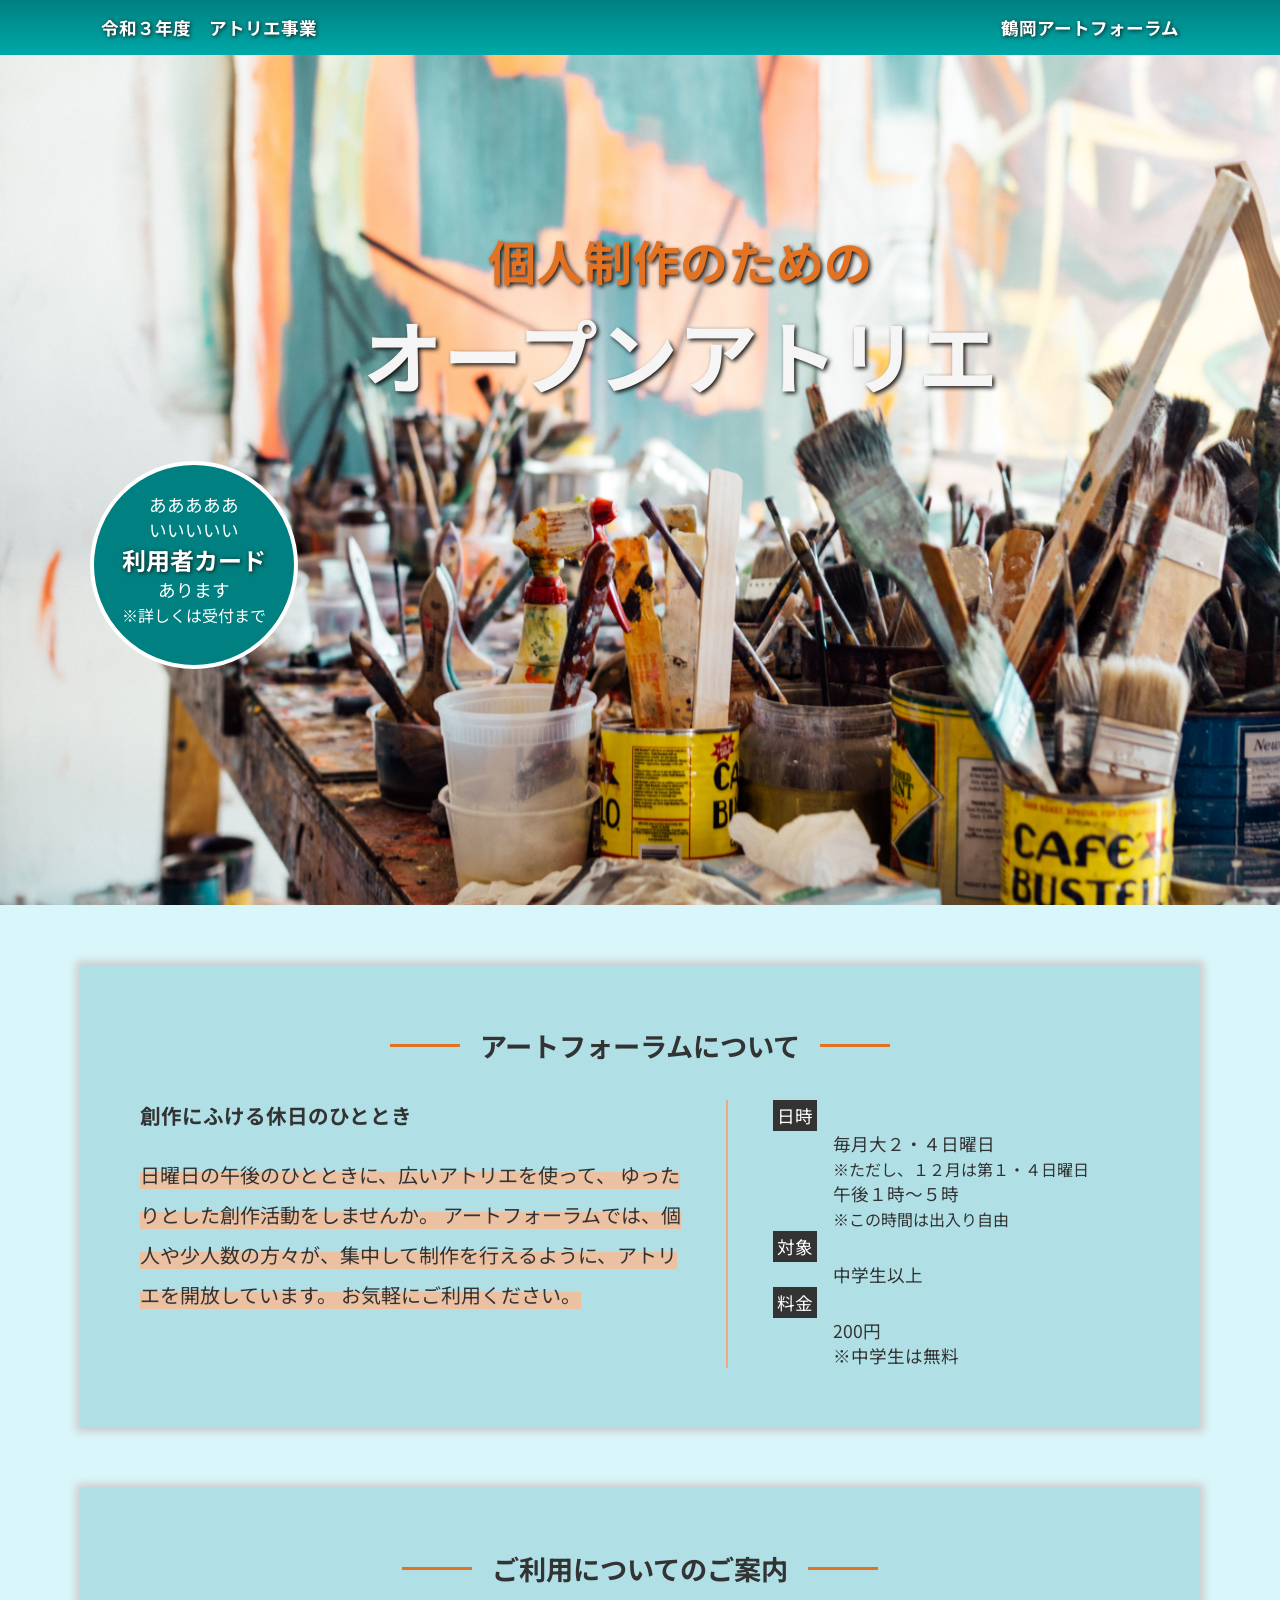
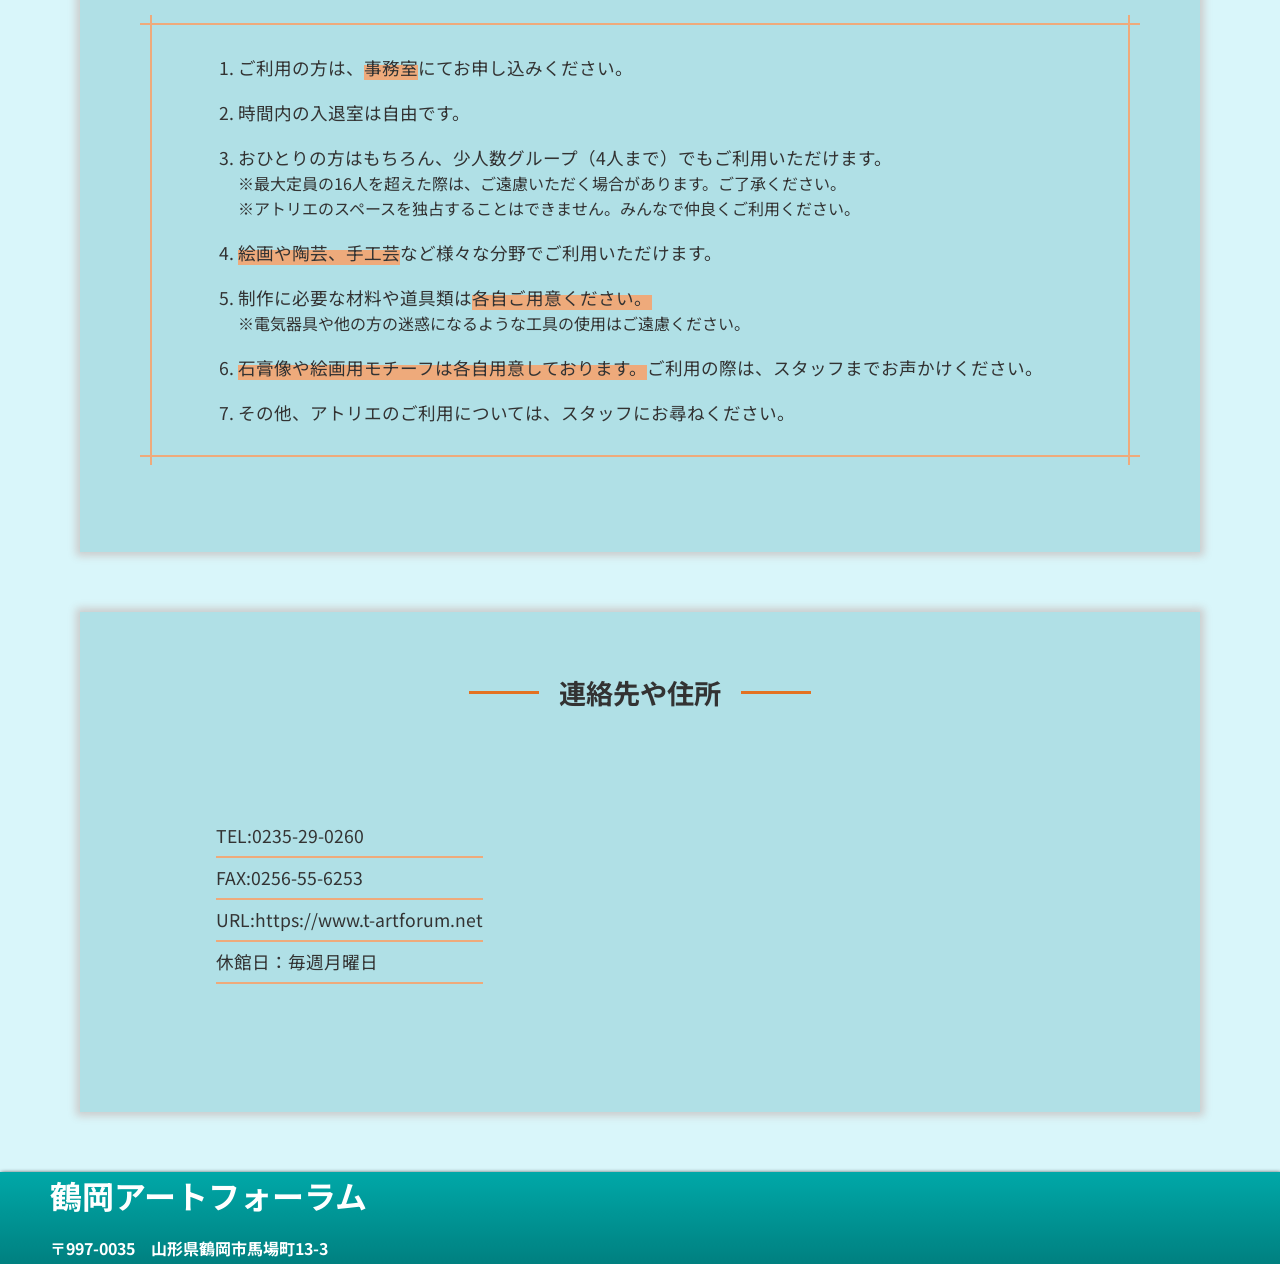
<file: university-classes/index.html>
<!DOCTYPE html>
<html lang="ja">
<head>
    <meta charset="UTF-8">
    <meta http-equiv="X-UA-Compatible" content="IE=edge">
    <meta name="viewport" content="width=device-width, initial-scale=1.0">
    <link rel="stylesheet" href="../university-classes/stylesheet.css">
    <link rel="preconnect" href="https://fonts.googleapis.com">
    <link rel="preconnect" href="https://fonts.gstatic.com" crossorigin>
    <link href="https://fonts.googleapis.com/css2?family=Noto+Sans+JP&display=swap" rel="stylesheet">
    

    <title>最終課題</title>
</head>
<body>
    <div class="container">
        <header>
            <div class="header-inner">
                <p class="top-text">令和３年度　アトリエ事業</p>
                <p class="top-text">鶴岡アートフォーラム</p>
            </div>
        </header>
        <div id="mainvisual">
            <div class="main-text">
                <p class="site-title-small">個人制作のための</p>
                <h1 class="site-title">オープンアトリエ</h1>
            </div>
            <div class="main-btn">
                <a href="#">
                    <p class="title-btn-text">あああああ<br>いいいいい<br><span class="large">利用者カード</span><br>あります<br>
                        <span class="top-small">※詳しくは受付まで</span></p>
                </a>
            </div>
        </div>
        <section class="wrapper" id="about">
            <h2 class="section-ttl">アートフォーラムについて</h2>
            <div class="flex">
                <div class="comment">
                    <h3 class="comment-title">創作にふける休日のひととき</h3>
                    <p class="comment-text"><span class="bd-1">日曜日の午後のひとときに、広いアトリエを使って、
                        ゆったりとした創作活動をしませんか。
                            アートフォーラムでは、個人や少人数の方々が、集中して制作を行えるように、アトリエを開放しています。
                            お気軽にご利用ください。
                    </span>
                    </p>
                </div>
                <dl>
                    <dt>日時</dt>
                    <dd>毎月大２・４日曜日<br>
                        <span class="small">※ただし、１２月は第１・４日曜日</span></dd>
                    <dd>午後１時〜５時<br>
                        <span class="small">※この時間は出入り自由</span></dd>
                    <dt>対象</dt>
                    <dd>中学生以上</dd>
                    <dt>料金</dt>
                    <dd>200円<br>
                        <span>※中学生は無料</span></dd>
                </dl>
            </div>
        </section>
        <section class="ex wrapper">
            <h2 class="section-ttl">ご利用についてのご案内</h2>
            <div class="ex-item">
                <ol class="ex-list">
                    <li>ご利用の方は、<span class="bd">事務室</span>にてお申し込みください。</li>
                    <li>時間内の入退室は自由です。</li>
                    <li>おひとりの方はもちろん、少人数グループ（4人まで）でもご利用いただけます。<br>
                        <span class="small">※最大定員の16人を超えた際は、ご遠慮いただく場合があります。ご了承ください。</span><br>
                        <span class="small">※アトリエのスペースを独占することはできません。みんなで仲良くご利用ください。</span>
                    </li>
                    <li><span class="bd">絵画や陶芸、手工芸</span>など様々な分野でご利用いただけます。</li>
                    <li>制作に必要な材料や道具類は<span class="bd">各自ご用意ください。</span><br>
                        <span class="small">※電気器具や他の方の迷惑になるような工具の使用はご遠慮ください。</span>
                    </li>
                    <li><span class="bd">石膏像や絵画用モチーフは各自用意しております。</span>ご利用の際は、スタッフまでお声かけください。</li>
                    <li>その他、アトリエのご利用については、スタッフにお尋ねください。</li>
                </ol>
            </div>
        </section>
        <section class="wrapper" id="information">
            <h2 class="section-ttl">連絡先や住所</h2>
            <div class="info-item">
                <div class="info-text">
                    <p>TEL:0235-29-0260</p>
                    <p>FAX:0256-55-6253</p>
                    <p>URL:https://www.t-artforum.net</p>
                    <p>休館日：毎週月曜日</p>
                </div>
                <div class="iframe-wrap">
                    <iframe src="https://www.google.com/maps/embed?pb=!1m18!1m12!1m3!1d1635.0620093167154!2d139.8241771379998!3d38.72618745379355!2m3!1f0!2f0!3f0!3m2!1i1024!2i768!4f13.1!3m3!1m2!1s0x5f8c1a9f21314c45%3A0x9330254c05420ce9!2z44CSOTk3LTAwMzUg5bGx5b2i55yM6ba05bKh5biC6aas5aC055S677yR77yT4oiS77yT!5e0!3m2!1sja!2sjp!4v1628182111029!5m2!1sja!2sjp" 
                    width="500" height="300" style="border:0;" allowfullscreen="" loading="lazy"></iframe>
                </div>
            </div>
        </section>
        <footer>
            <div class="footer-inner">
                <h5>鶴岡アートフォーラム<br>
                    <span class="small">〒997-0035　山形県鶴岡市馬場町13-3</span>
                </h5>
            </div>
        </footer>
    </div>
</body>
</html>
</file>
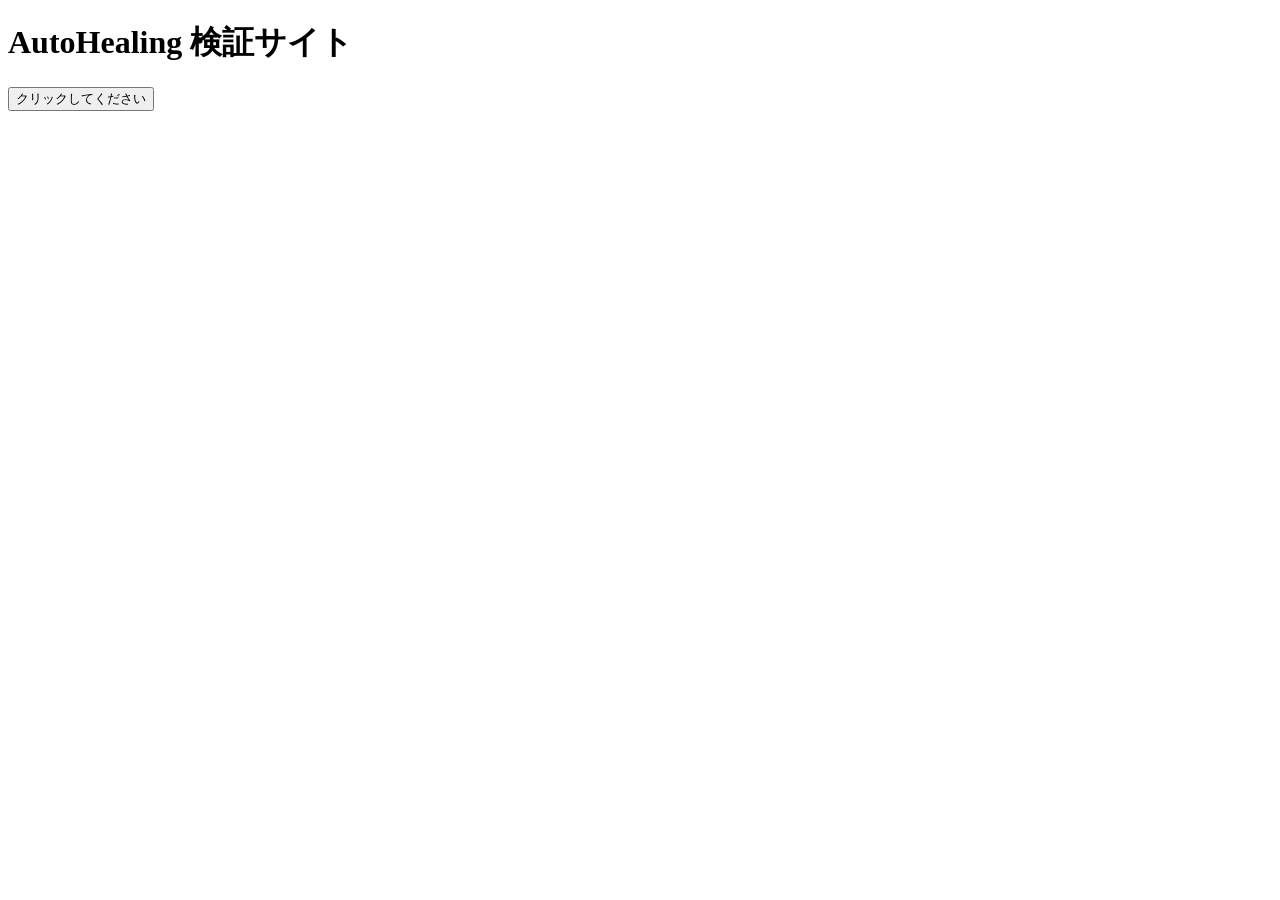
<file: test.html>
<!DOCTYPE html>
<html lang="ja">
<head>
    <meta charset="UTF-8">
    <meta name="viewport" content="width=device-width, initial-scale=1.0">
    <title>mabl AutoHealing Test</title>
</head>
<body>
    <h1>AutoHealing 検証サイト</h1>
    
    <button id="test-button">クリックしてください</button>

    <script>
        document.getElementById("test-button").addEventListener("click", function() {
            alert("ボタンがクリックされました！");
        });
    </script>
</body>
</html>
</file>
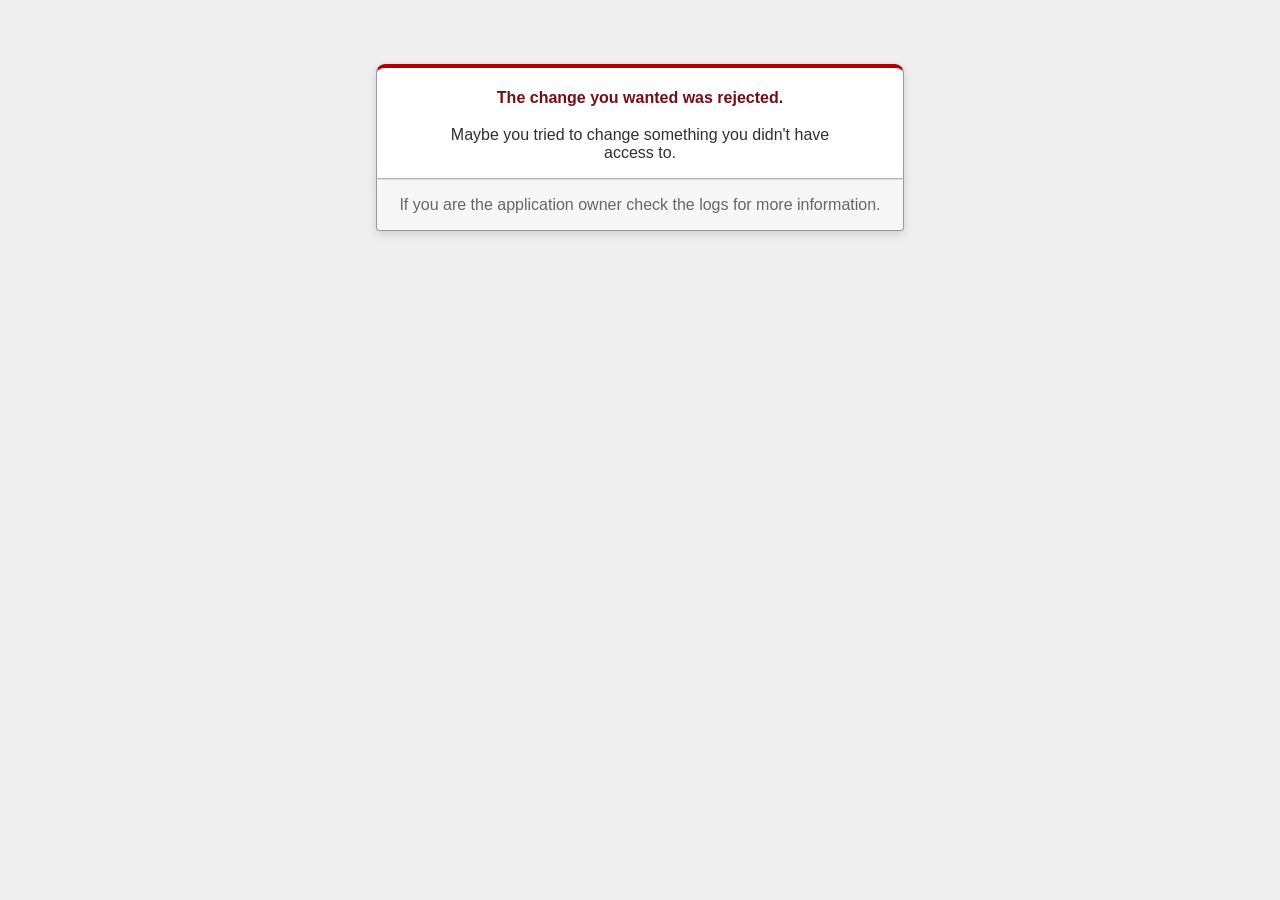
<file: public/422.html>
<!DOCTYPE html>
<html>
<head>
  <title>The change you wanted was rejected (422)</title>
  <meta name="viewport" content="width=device-width,initial-scale=1">
  <style>
  .rails-default-error-page {
    background-color: #EFEFEF;
    color: #2E2F30;
    text-align: center;
    font-family: arial, sans-serif;
    margin: 0;
  }

  .rails-default-error-page div.dialog {
    width: 95%;
    max-width: 33em;
    margin: 4em auto 0;
  }

  .rails-default-error-page div.dialog > div {
    border: 1px solid #CCC;
    border-right-color: #999;
    border-left-color: #999;
    border-bottom-color: #BBB;
    border-top: #B00100 solid 4px;
    border-top-left-radius: 9px;
    border-top-right-radius: 9px;
    background-color: white;
    padding: 7px 12% 0;
    box-shadow: 0 3px 8px rgba(50, 50, 50, 0.17);
  }

  .rails-default-error-page h1 {
    font-size: 100%;
    color: #730E15;
    line-height: 1.5em;
  }

  .rails-default-error-page div.dialog > p {
    margin: 0 0 1em;
    padding: 1em;
    background-color: #F7F7F7;
    border: 1px solid #CCC;
    border-right-color: #999;
    border-left-color: #999;
    border-bottom-color: #999;
    border-bottom-left-radius: 4px;
    border-bottom-right-radius: 4px;
    border-top-color: #DADADA;
    color: #666;
    box-shadow: 0 3px 8px rgba(50, 50, 50, 0.17);
  }
  </style>
</head>

<body class="rails-default-error-page">
  <!-- This file lives in public/422.html -->
  <div class="dialog">
    <div>
      <h1>The change you wanted was rejected.</h1>
      <p>Maybe you tried to change something you didn't have access to.</p>
    </div>
    <p>If you are the application owner check the logs for more information.</p>
  </div>
</body>
</html>
</file>
<file: university-classes/stylesheet.css>
@charset "UTF-8";

*{
  margin:0;
  padding: 0;
}
html {
  font-size: 100%;
}
body {
  color: #333;
  font-size: 1.1rem;
  font-family: 'Noto Sans JP', sans-serif;
  margin: 0 auto;
  background-color: rgb(217, 246, 250);
}
a {
  color: #333;
  text-decoration: none;
}
img {
  max-width: 100%;
}
.wrapper {
    max-width: 1000px;
    padding: 0 16px;
    margin: 0 auto;
  }
  .section-ttl{
    font-size: 1.7rem;
    font-weight: bold;
    margin-bottom: 35px;
    text-align: center;
    display: flex;
    justify-content: center;
    align-items: center;
  }
  .section-ttl::before,
  .section-ttl::after {
	  content: '';
	  width: 70px;
	  height: 3px;
	  background-color: #e37222;
  }
  .section-ttl::before {
	  margin-right: 20px;
  }
  .section-ttl::after {
	  margin-left: 20px;
  }


  /*ヘッダー*/
  header {
      width: 100%;
    background: linear-gradient(to bottom, teal, rgb(0, 168, 168));
    z-index: 10;
  }
  .header-inner{
    display: flex;
    justify-content: space-between;
    align-items: center;
    max-width: 1100px;
    margin: 0 auto;
  }
  .top-text{
      font-size: 1.1rem;
      color: white;
      margin-left: 11px;
      margin-right: 11px;
      font-weight: bold;
      filter: drop-shadow(1px 1px 2px #121212);
      padding-top: 15px;
      padding-bottom: 15px;
  }

  #mainvisual{
      background-image: url(../university-classes/khara-woods-KR84RpMCb0w-unsplash.jpg);
      background-size:cover;
      min-width:100%;
      min-height: 90vh;
      background-size: cover;
      background-position: center top;
      background-repeat: no-repeat;
      padding: 20px 40px;
      position: relative;
  }
    .site-title-small{
        text-align: center;
        font-size: 3rem;
        color: #e37222;
        font-weight: bold;
        filter: drop-shadow(2px 2px 2px #121212);
        margin-top: 150px;
  }
  .site-title{
    text-align: center;
    font-weight: bold;
    filter: drop-shadow(2px 2px 2px #121212);
    font-size: 5rem;
    color: whitesmoke;
  }
  .main-btn {
    background-color:teal;
    border-radius: 100px;
    width: 200px;
    height: 200px;
    border-radius: 50%;
    color: #fff;
    text-align: center;
    display: inline-block;
    margin-top: 50px;
    margin-left: 50px;
    border: white 4px solid;
  }
  .main-btn:hover{
    background-color: rgb(6, 216, 216);
  }
  .title-btn-text{
    font-size: 1.1rem;
    color: #fff;
    margin: 27px;
  }
  .large{
    font-size: 1.5rem;
    font-weight: bold;
      filter: drop-shadow(1px 1px 2px #121212);
  }
  .top-small{
    font-size: 1rem;
  }
  #about{
    background-color:powderblue;
    padding: 60px;
    margin-bottom: 60px;
    margin-top: 60px;
    box-shadow: 0 0 8px 4px #ccc;
  }
  #about .flex {
    display: flex;
  }
  .comment{
    width: 60%;
    padding-right: 35px;
  }
  .comment-title{
    margin-bottom: 25px;

  }
  .comment-text{
    font-size: 1.25rem;
    line-height: 40px;
  }
  .bd-1{
    position: relative;
    background: linear-gradient(transparent 40%, #ecc1a2 40%);
  }
  dl{
    width: 40%;
    border-left: solid 2px #eeaa7b;
    padding-left: 45px;
  }
  dt{
    background-color: #333;
    color: white;
    padding: 3px 4px;
    display: inline-block;
  }
  dd{
    margin-left: 60px;
  }
  .ex{
    background-color: powderblue;
    padding: 60px;
    margin-bottom: 60px;
    box-shadow: 0 0 8px 4px #ccc;
  }
  .ex .ex-item {
    /*border: solid 2px #eeaa7b;
    padding: 30px;*/
    margin:2em 0;
    position: relative;
    padding: 30px;
    border-top: solid 2px #eeaa7b;
    border-bottom: solid 2px #eeaa7b;
  }
  .ex .ex-item:before, .ex .ex-item:after{
    content: '';
    position: absolute;
    top: -10px;
    width: 2px;
    height: -webkit-calc(100% + 20px);
    height: calc(100% + 20px);
    background-color: #eeaa7b;
}
.ex .ex-item:before {left: 10px;}
.ex .ex-item:after {right: 10px;}

  .ex .ex-item .ex-list {
    display: table;
    margin: 0 auto;
  }
.ex .ex-item .ex-list li{
  margin-bottom: 20px;
}
.ex .ex-item .ex-list li:last-child{
  margin-bottom: 0;
}
.small{
  font-size: 1rem;
}
.bd{
  position: relative;
  background: linear-gradient(transparent 40%, #eeaa7b 40%);
}



#information{
  background-color: powderblue;
  padding: 60px;
  margin-bottom: 60px;
  box-shadow: 0 0 8px 4px #ccc;
}
.info-item {
  display: flex;
  justify-content: space-evenly;
  align-items: center;
}
.info-text{
  line-height: 40px;
}
.info-text p{
  border-bottom: 2px 
  #eeaa7b solid;
  margin-right: 5px;
}
footer{
  width: 100%;
  background: linear-gradient(to top, teal, rgb(0, 168, 168));
  color: #fff;
  font-weight: bold;
  filter: drop-shadow(1px 1px 2px #121212);
  font-size: 1.1rem;
}
.footer-inner{
  align-items: center;
  max-width: 1200px;
  margin: 0 auto;
}
footer h5{
  font-size: 2rem;
  margin-left: 10px;
}

@media screen and (max-width: 767px){
  .wrapper {
    padding: 0 20px;
  }
  .top-text{
    font-size: 0.95rem;
}
.site-title-small{
  font-size: 2.5rem;
}
.site-title{
  font-size: 3.3rem;
}
.main-btn {
  margin-left: 0;
}
  .ex {
    padding: 40px 20px;
  }
  #about {
    padding: 40px 30px;
  }
  #about .flex {
    flex-direction: column;
    margin: 0 auto;
  }
  #about dl {
    border-left: none;
    padding-top: 40px;
    width: 100%;
  }
  .comment{
    border-bottom: solid 2px #eeaa7b;
    padding:0 0 40px 0;
    margin-left: 5px;
    margin-right: 5px;
    width: 100%;
  }
  #information{

  }
  .info-item {
    flex-direction: column;
  }
  .info-text{
    padding-bottom: 40px;
  }
  .info-text p{
    margin-right: 0;
  }
}
</file>
